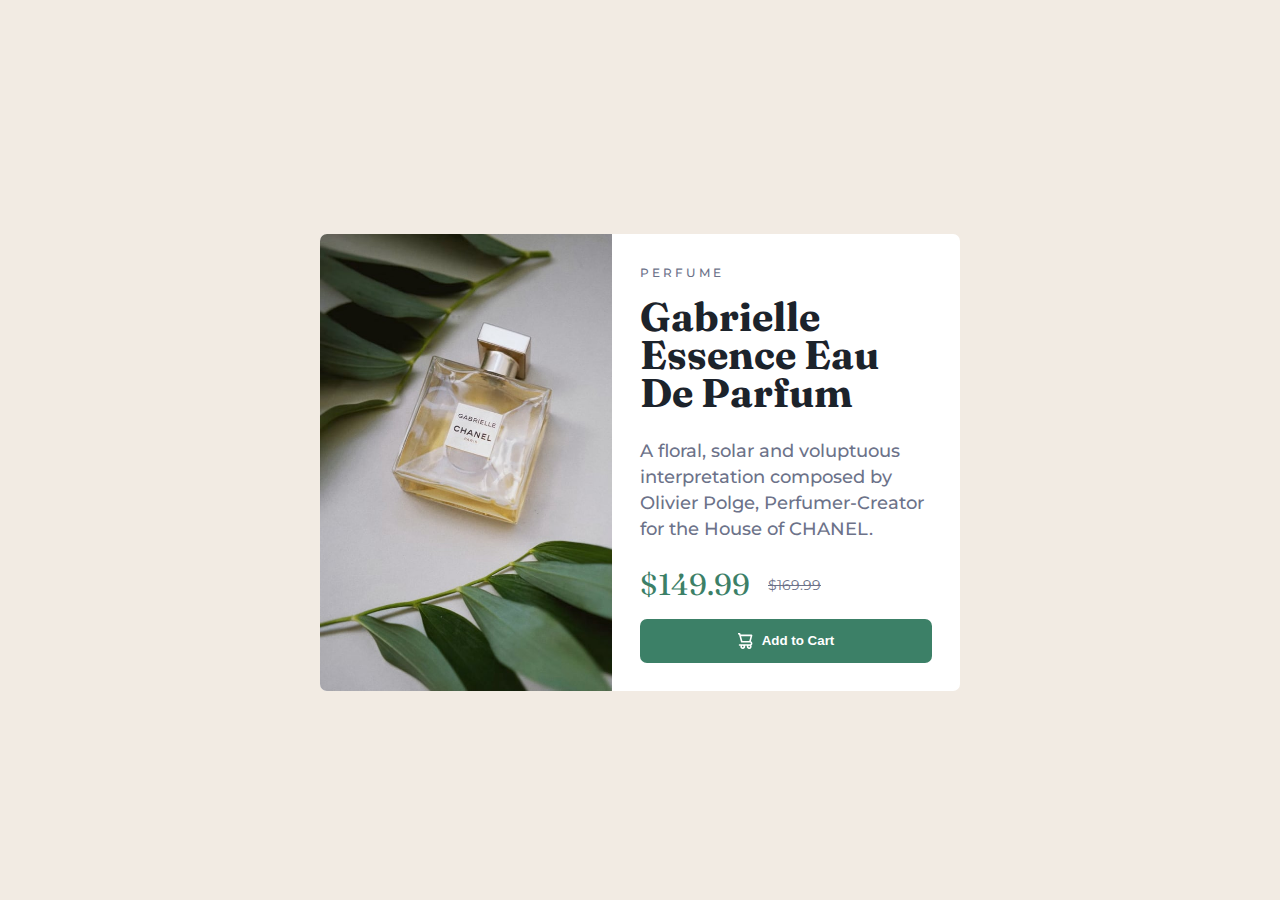
<file: index.html>
<!DOCTYPE html>
<html lang="en">

<head>
  <meta charset="UTF-8">
  <meta name="viewport" content="width=device-width, initial-scale=1.0">

  <link rel="stylesheet" href="styles.css">

  <link rel="preconnect" href="https://fonts.googleapis.com">
  <link rel="preconnect" href="https://fonts.gstatic.com" crossorigin>
  <link
    href="https://fonts.googleapis.com/css2?family=Fraunces:ital,opsz,wght,SOFT,WONK@0,9..144,700,0..100,0..1;1,9..144,700,0..100,0..1&family=Montserrat:ital,wght@0,100..900;1,100..900&display=swap"
    rel="stylesheet">

  <title>Product Preview Card Component</title>
</head>

<body>

  <main class="border-top-radius product-preview-container">
    <figure class="product-image-container">
      <img class="img-mobile border-top-radius product-image" src="images/image-product-mobile.jpg" alt="">
      <img class="img-desktop border-top-radius product-image" src="images/image-product-desktop.jpg" alt="">
    </figure>
    <section class="product-info-container">
      <label class="perfume-text">
        PERFUME
      </label>
      <h1 class="product-name">
        Gabrielle Essence Eau De Parfum
      </h1>
      <p class="product-description">
        A floral, solar and voluptuous interpretation composed by Olivier Polge,
        Perfumer-Creator for the House of CHANEL.
      </p>
      <div class="prices-container">
        <span class="new-price">$149.99</span>
        <span class="old-price"> $169.99</span>
      </div>
        <button class="cart-button">
          <svg width="15" height="16" xmlns="http://www.w3.org/2000/svg">
            <path
              d="M14.383 10.388a2.397 2.397 0 0 0-1.518-2.222l1.494-5.593a.8.8 0 0 0-.144-.695.8.8 0 0 0-.631-.28H2.637L2.373.591A.8.8 0 0 0 1.598 0H0v1.598h.983l1.982 7.4a.8.8 0 0 0 .799.59h8.222a.8.8 0 0 1 0 1.599H1.598a.8.8 0 1 0 0 1.598h.943a2.397 2.397 0 1 0 4.507 0h1.885a2.397 2.397 0 1 0 4.331-.376 2.397 2.397 0 0 0 1.12-2.021ZM11.26 7.99H4.395L3.068 3.196h9.477L11.26 7.991Zm-6.465 6.392a.8.8 0 1 1 0-1.598.8.8 0 0 1 0 1.598Zm6.393 0a.8.8 0 1 1 0-1.598.8.8 0 0 1 0 1.598Z"
              fill="#FFF" />
          </svg>
          <span class="cart-text">Add to Cart</span>
        </button>
    </section>
  </main>
</body>

</html>
</file>
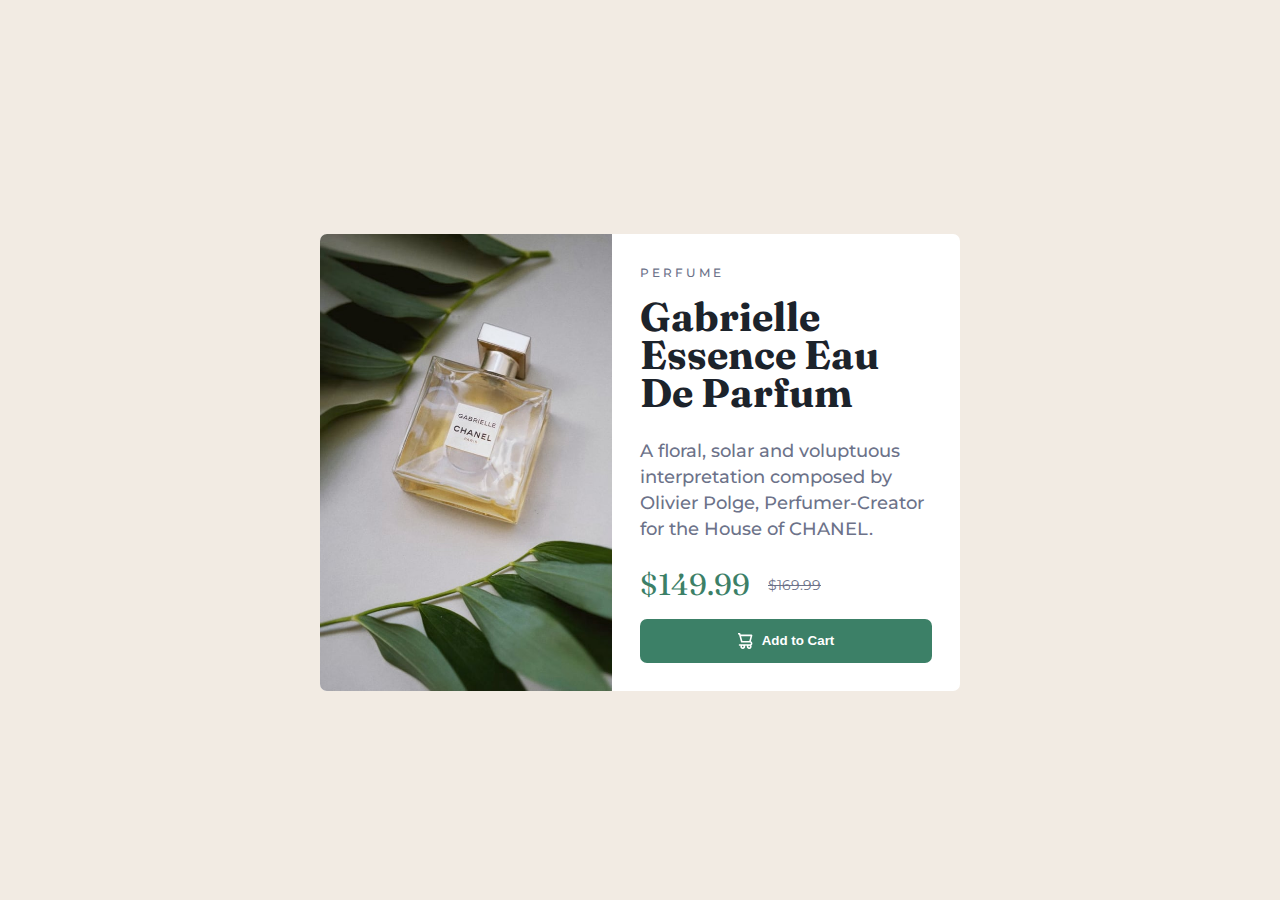
<file: first-page.html>
<!DOCTYPE html>
<html lang="en">

<head>
  <meta charset="UTF-8">
  <meta name="viewport" content="width=device-width, initial-scale=1.0">

  <link rel="stylesheet" href="first-page.css">

  <link rel="preconnect" href="https://fonts.googleapis.com">
  <link rel="preconnect" href="https://fonts.gstatic.com" crossorigin>
  <link
    href="https://fonts.googleapis.com/css2?family=Fraunces:ital,opsz,wght,SOFT,WONK@0,9..144,700,0..100,0..1;1,9..144,700,0..100,0..1&family=Montserrat:ital,wght@0,100..900;1,100..900&display=swap"
    rel="stylesheet">

  <title>Product Preview Card Component</title>
</head>

<body>

  <main class="border-top-radius product-preview-container">
    <figure class="product-image-container">
      <img class="img-mobile border-top-radius product-image" src="images/image-product-mobile.jpg" alt="">
      <img class="img-desktop border-top-radius product-image" src="images/image-product-desktop.jpg" alt="">
    </figure>
    <section class="product-info-container">
      <label class="perfume-text">
        PERFUME
      </label>
      <h1 class="product-name">
        Gabrielle Essence Eau De Parfum
      </h1>
      <p class="product-description">
        A floral, solar and voluptuous interpretation composed by Olivier Polge,
        Perfumer-Creator for the House of CHANEL.
      </p>
      <div class="prices-container">
        <span class="new-price">$149.99</span>
        <span class="old-price"> $169.99</span>
      </div>
        <button class="cart-button">
          <svg width="15" height="16" xmlns="http://www.w3.org/2000/svg">
            <path
              d="M14.383 10.388a2.397 2.397 0 0 0-1.518-2.222l1.494-5.593a.8.8 0 0 0-.144-.695.8.8 0 0 0-.631-.28H2.637L2.373.591A.8.8 0 0 0 1.598 0H0v1.598h.983l1.982 7.4a.8.8 0 0 0 .799.59h8.222a.8.8 0 0 1 0 1.599H1.598a.8.8 0 1 0 0 1.598h.943a2.397 2.397 0 1 0 4.507 0h1.885a2.397 2.397 0 1 0 4.331-.376 2.397 2.397 0 0 0 1.12-2.021ZM11.26 7.99H4.395L3.068 3.196h9.477L11.26 7.991Zm-6.465 6.392a.8.8 0 1 1 0-1.598.8.8 0 0 1 0 1.598Zm6.393 0a.8.8 0 1 1 0-1.598.8.8 0 0 1 0 1.598Z"
              fill="#FFF" />
          </svg>
          <span class="cart-text">Add to Cart</span>
        </button>
    </section>
  </main>
</body>

</html>
</file>
<file: styles.css>
* {
  padding: 0;
  margin: 0;
}

body {
  display: flex;
  justify-content: center;
  align-items: center;
  flex-direction: column;
  min-height: 100vh;
  font-family: "Montserrat";
  background-color: hsl(30, 38%, 92%);
}

p {
  font-size: 14px;
  color: hsl(228, 12%, 48%);
  line-height: 24px;
  margin-bottom: 21px;
  font-weight: 500;
}

h1 {
  font-family: "Fraunces";
  font-size: 32px;
  line-height: 32px;
  color: hsl(212, 21%, 14%);
  margin-bottom: 16px;
}

.border-top-radius {
  border-top-left-radius: 7px;
  border-top-right-radius: 7px;
}

.product-preview-container {
  display: flex;
  flex-direction: column;
  /* width: 330px; */
  width: 21rem;
  background-color: white;
  border-radius: 7px;
  margin-top: 25px;
}

.product-image-container {
  display: flex;
  width: 100%;
}

.product-image {
  width: 100%;
}

.product-info-container {
  padding: 21px;
}

.perfume-text {
  font-size: 12px;
  font-weight: 500;
  color: hsl(228, 12%, 48%);
  letter-spacing: 3px;
  margin-bottom: 12px;
  display: inline-block;
}

.prices-container {
  display: flex;
  align-items: center;
  margin-bottom: 16px;
}

.new-price {
  font-family: "Fraunces";
  font-size: 32px;
  color: hsl(158, 36%, 37%);
  margin-right: 18px;
}

.old-price {
  font-size: 14px;
  color: hsl(228, 12%, 48%);
  text-decoration: line-through;
}

.cart-button-container {
  text-align: center;
}

.cart-button {
  border: none;
  background-color: hsl(158, 36%, 37%);
  color: white;
  font-weight: 600;
  width: 100%;
  padding: 14px 0;
  border-radius: 7px;
  display: flex;
  justify-content: center;
  cursor: pointer;
}

.cart-button:hover {
  background-color: hsl(158, 36%, 25%);
}

.cart-text {
  margin-left: 9px;
}

.img-mobile {
  display: inline-block;
}

.img-desktop {
  display: none;
}


/* DESKTOP LAYOUT */
@media (min-width: 951px) {

  .img-mobile {
     display: none;
  }

  .img-desktop {
     display: inline-block;
  }

  h1 {
     font-size: 40px;
     line-height: 38px;
     margin-bottom: 26px;
  }

  p {
     margin-bottom: 24px;
     font-size: 18px;
     line-height: 26px;
  }

  .product-preview-container {
     flex-direction: row;
     /* width: 500px; */
     width: 40rem;
  }

  .product-image-container {
     width: 100%;
  }

  .product-image {
     border-radius: 0;
     border-top-left-radius: 7px;
     border-bottom-left-radius: 7px;
  }

  .product-info-container {
     padding: 28px;
     width: 100%;
  }

  .perfume-text {
     font-size: 12px;
     font-weight: 500;
     color: hsl(228, 12%, 48%);
     letter-spacing: 3px;
     margin-bottom: 18px;
  }

  .new-price {
     font-size: 30px;
  }

}
</file>
<file: first-page.css>
* {
  padding: 0;
  margin: 0;
}

body {
  display: flex;
  justify-content: center;
  align-items: center;
  flex-direction: column;
  min-height: 100vh;
  font-family: "Montserrat";
  background-color: hsl(30, 38%, 92%);
}

p {
  font-size: 14px;
  color: hsl(228, 12%, 48%);
  line-height: 24px;
  margin-bottom: 21px;
  font-weight: 500;
}

h1 {
  font-family: "Fraunces";
  font-size: 32px;
  line-height: 32px;
  color: hsl(212, 21%, 14%);
  margin-bottom: 16px;
}

.border-top-radius {
  border-top-left-radius: 7px;
  border-top-right-radius: 7px;
}

.product-preview-container {
  display: flex;
  flex-direction: column;
  /* width: 330px; */
  width: 21rem;
  background-color: white;
  border-radius: 7px;
  margin-top: 25px;
}

.product-image-container {
  display: flex;
  width: 100%;
}

.product-image {
  width: 100%;
}

.product-info-container {
  padding: 21px;
}

.perfume-text {
  font-size: 12px;
  font-weight: 500;
  color: hsl(228, 12%, 48%);
  letter-spacing: 3px;
  margin-bottom: 12px;
  display: inline-block;
}

.prices-container {
  display: flex;
  align-items: center;
  margin-bottom: 16px;
}

.new-price {
  font-family: "Fraunces";
  font-size: 32px;
  color: hsl(158, 36%, 37%);
  margin-right: 18px;
}

.old-price {
  font-size: 14px;
  color: hsl(228, 12%, 48%);
  text-decoration: line-through;
}

.cart-button-container {
  text-align: center;
}

.cart-button {
  border: none;
  background-color: hsl(158, 36%, 37%);
  color: white;
  font-weight: 600;
  width: 100%;
  padding: 14px 0;
  border-radius: 7px;
  display: flex;
  justify-content: center;
  cursor: pointer;
}

.cart-button:hover {
  background-color: hsl(158, 36%, 25%);
}

.cart-text {
  margin-left: 9px;
}

.img-mobile {
  display: inline-block;
}

.img-desktop {
  display: none;
}


/* DESKTOP LAYOUT */
@media (min-width: 951px) {

  .img-mobile {
     display: none;
  }

  .img-desktop {
     display: inline-block;
  }

  h1 {
     font-size: 40px;
     line-height: 38px;
     margin-bottom: 26px;
  }

  p {
     margin-bottom: 24px;
     font-size: 18px;
     line-height: 26px;
  }

  .product-preview-container {
     flex-direction: row;
     /* width: 500px; */
     width: 40rem;
  }

  .product-image-container {
     width: 100%;
  }

  .product-image {
     border-radius: 0;
     border-top-left-radius: 7px;
     border-bottom-left-radius: 7px;
  }

  .product-info-container {
     padding: 28px;
     width: 100%;
  }

  .perfume-text {
     font-size: 12px;
     font-weight: 500;
     color: hsl(228, 12%, 48%);
     letter-spacing: 3px;
     margin-bottom: 18px;
  }

  .new-price {
     font-size: 30px;
  }

}
</file>
